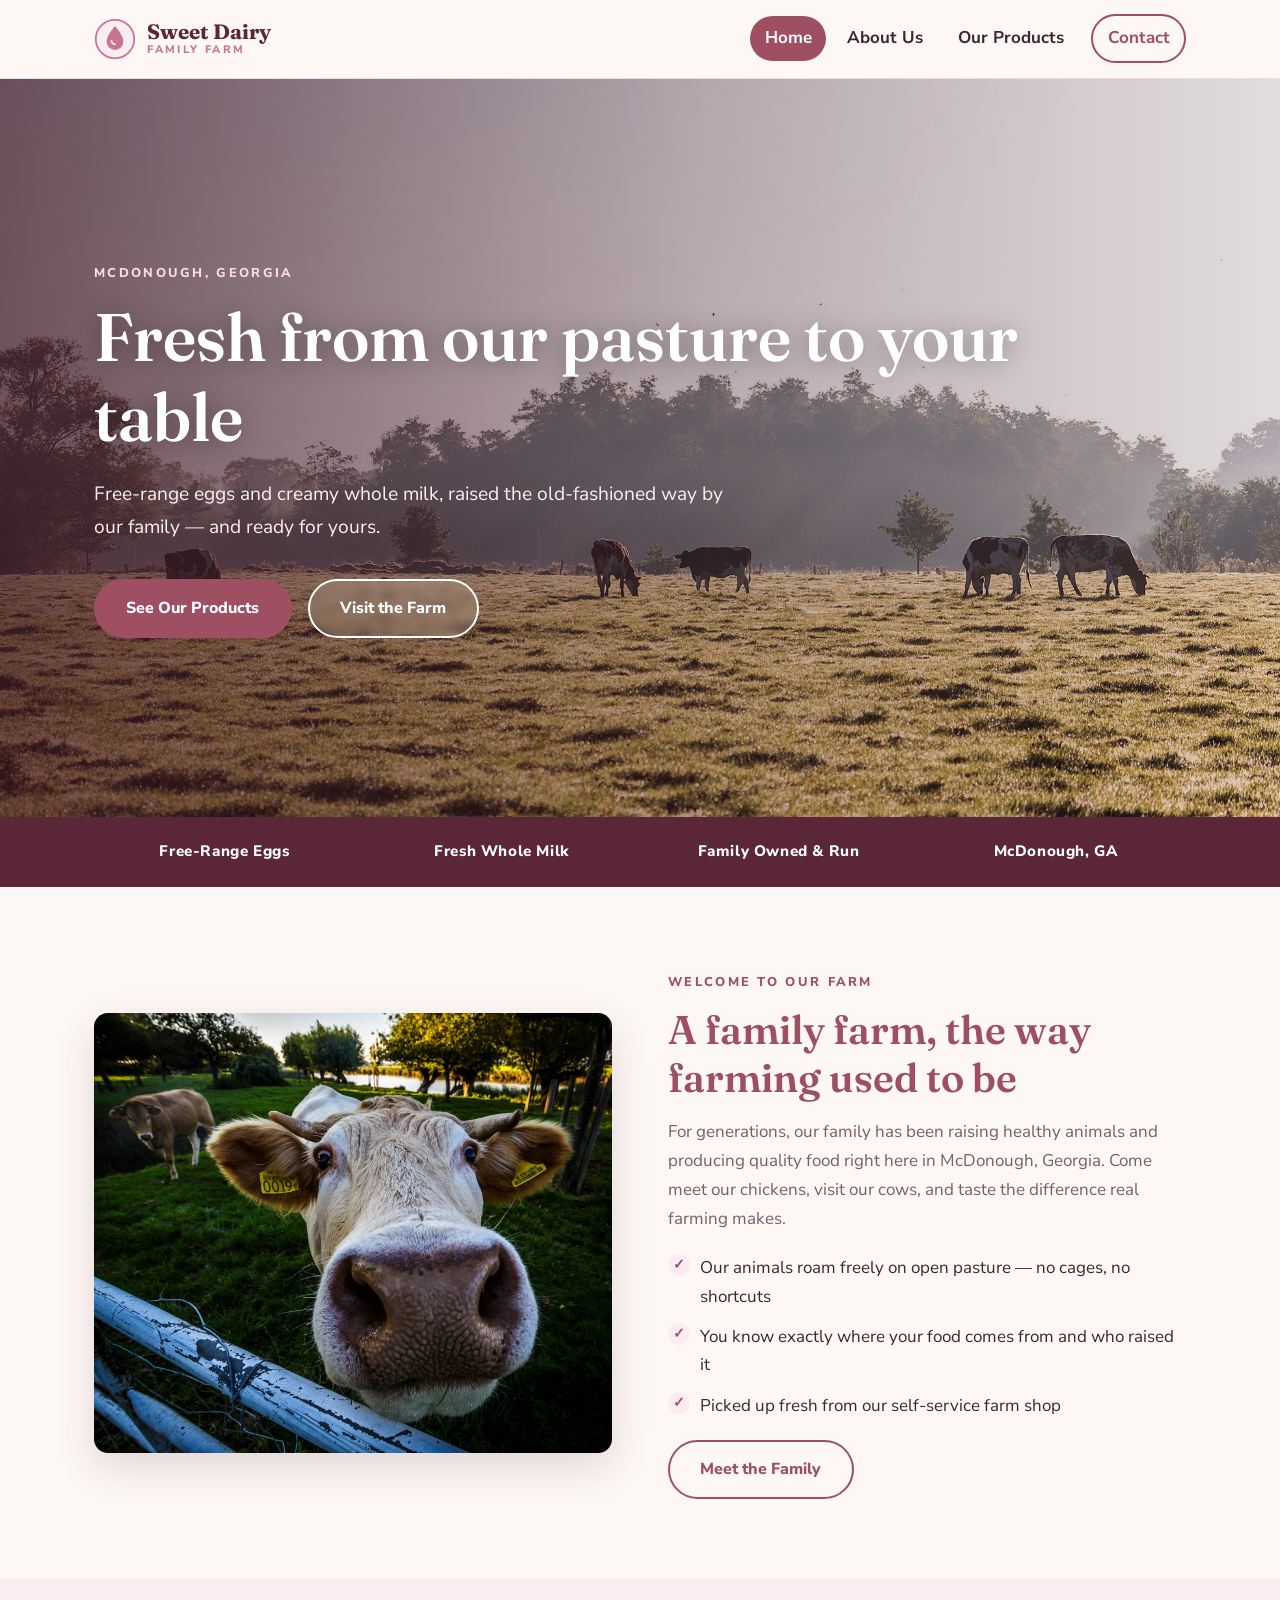
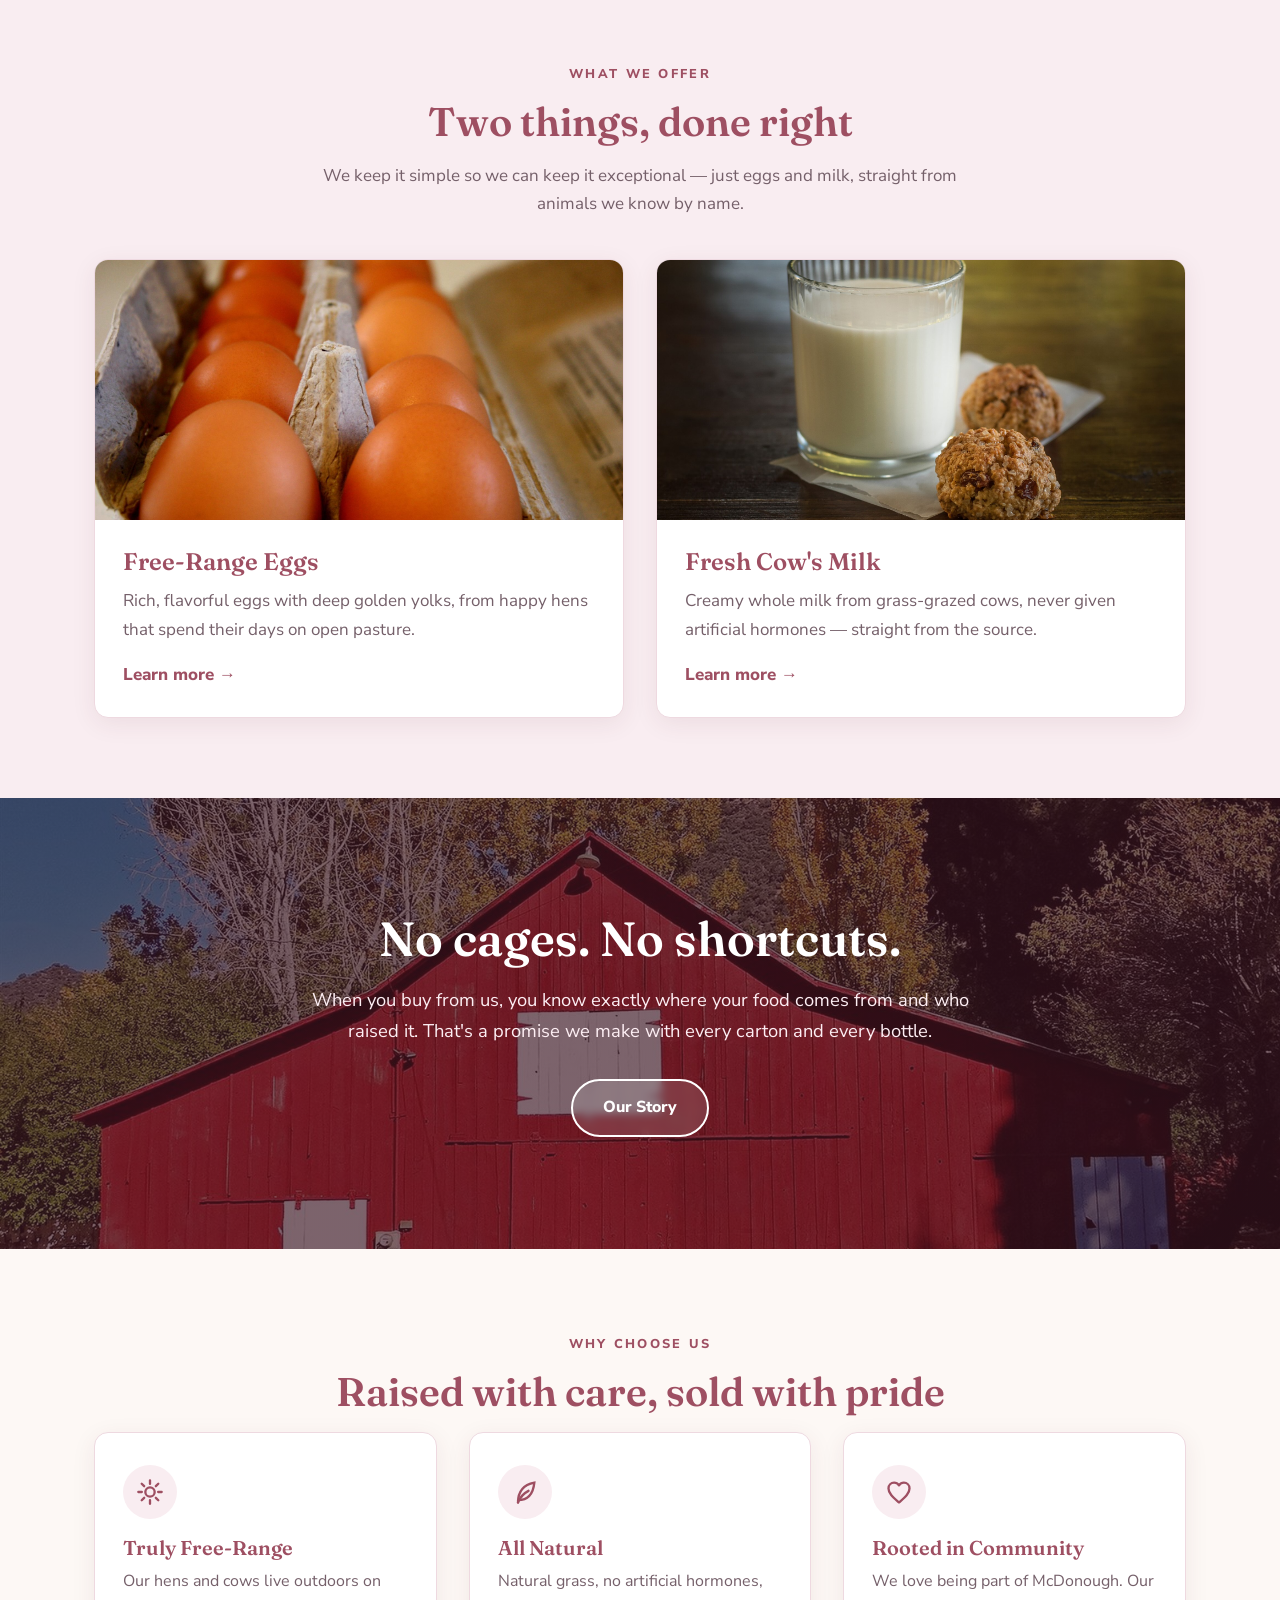
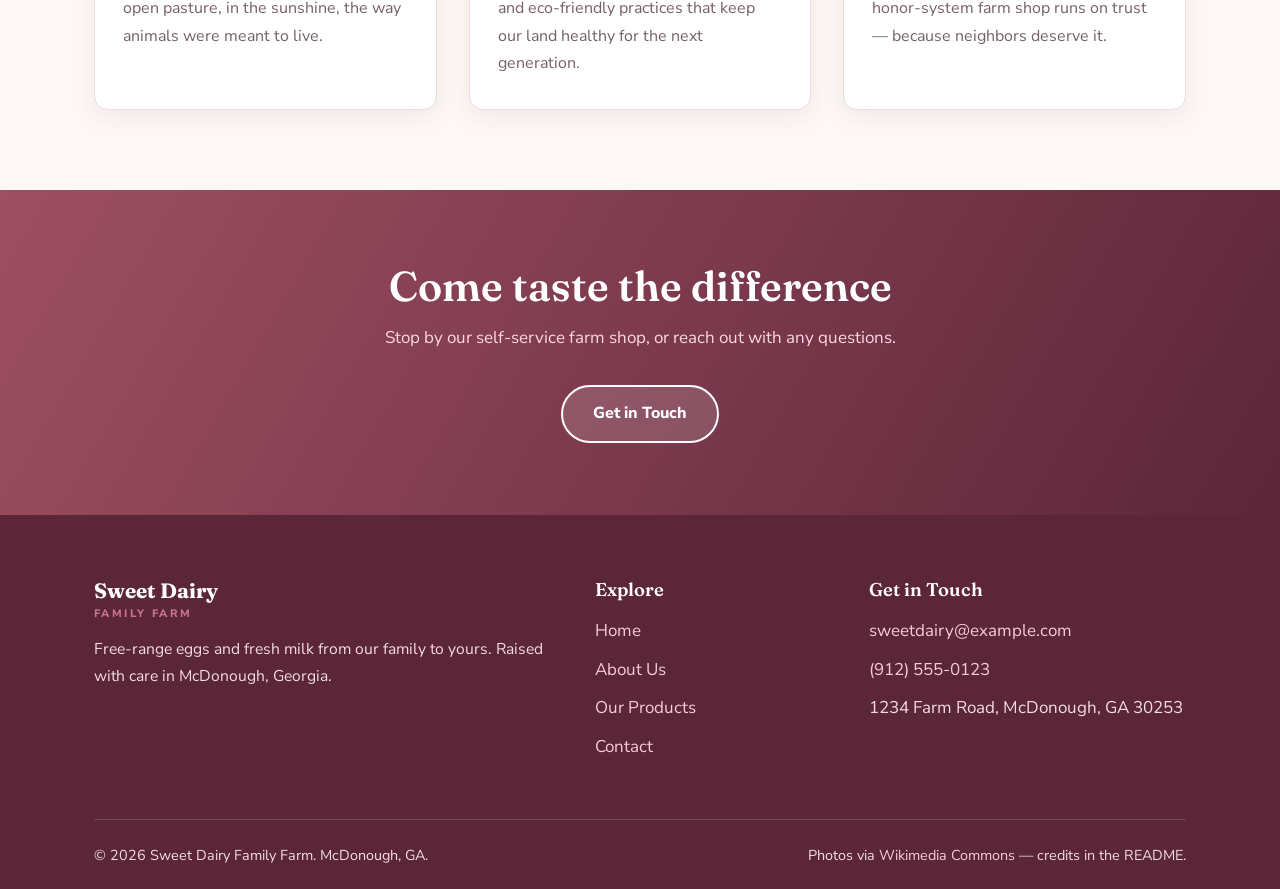
<file: index.html>
<!DOCTYPE html>
<html lang="en">

<head>
  <meta charset="UTF-8">
  <meta name="viewport" content="width=device-width, initial-scale=1.0">
  <meta name="description" content="Family-owned farm in McDonough, GA offering free-range eggs and fresh cow's milk.">

  <!-- Open Graph tags: control how the site looks when shared on social media.
       NOTE: og:image must become a full absolute URL (https://yourdomain.com/images/hero.jpg)
       once the site is deployed — social media scrapers ignore relative paths. -->
  <meta property="og:title" content="Sweet Dairy Family Farm">
  <meta property="og:description" content="Free-range eggs and fresh milk from our family to yours. McDonough, GA.">
  <meta property="og:image" content="images/hero.jpg">

  <!-- Web fonts: Fraunces for headings, Nunito Sans for body text -->
  <link rel="preconnect" href="https://fonts.googleapis.com">
  <link rel="preconnect" href="https://fonts.gstatic.com" crossorigin>
  <link href="https://fonts.googleapis.com/css2?family=Fraunces:opsz,wght@9..144,500;9..144,600;9..144,700&family=Nunito+Sans:wght@400;700;800&display=swap" rel="stylesheet">

  <link rel="stylesheet" href="styles.css">
  <title>Sweet Dairy Family Farm — Fresh Eggs & Milk in McDonough, GA</title>
</head>

<body>
  <!-- Lets keyboard users jump straight past the navigation -->
  <a class="skip-link" href="#main">Skip to main content</a>

  <header class="site-header">
    <div class="header-inner">
      <a class="brand" href="index.html">
        <!-- Inline SVG logo: a milk-drop in brand colors -->
        <svg class="brand-mark" viewBox="0 0 48 48" aria-hidden="true">
          <circle cx="24" cy="24" r="22" fill="#f9edf1" stroke="#c87490" stroke-width="2"/>
          <path d="M24 9c5.5 6.8 9.5 12 9.5 18a9.5 9.5 0 0 1-19 0c0-6 4-11.2 9.5-18z" fill="#c87490"/>
          <path d="M20 26a4 4 0 0 0 4 4" fill="none" stroke="#fdf8f5" stroke-width="2" stroke-linecap="round"/>
        </svg>
        <span class="brand-name">Sweet Dairy<small>Family Farm</small></span>
      </a>

      <!-- Hamburger button, only visible on phones (see CSS) -->
      <button class="nav-toggle" aria-expanded="false" aria-controls="site-nav" aria-label="Toggle menu">&#9776;</button>

      <nav class="site-nav" id="site-nav" aria-label="Main navigation">
        <ul>
          <li><a href="index.html" aria-current="page">Home</a></li>
          <li><a href="about.html">About Us</a></li>
          <li><a href="products.html">Our Products</a></li>
          <li class="nav-cta"><a href="contact.html">Contact</a></li>
        </ul>
      </nav>
    </div>
  </header>

  <main id="main">

    <!-- ============ HERO ============ -->
    <section class="hero">
      <div class="hero-content">
        <span class="eyebrow">McDonough, Georgia</span>
        <h1>Fresh from our pasture to your table</h1>
        <p>
          Free-range eggs and creamy whole milk, raised the old-fashioned way
          by our family — and ready for yours.
        </p>
        <div class="hero-actions">
          <a class="btn btn-primary" href="products.html">See Our Products</a>
          <a class="btn btn-light" href="contact.html">Visit the Farm</a>
        </div>
      </div>
    </section>

    <!-- ============ HIGHLIGHTS STRIP ============ -->
    <section class="highlights" aria-label="Farm highlights">
      <div class="container">
        <span>Free-Range Eggs</span>
        <span>Fresh Whole Milk</span>
        <span>Family Owned &amp; Run</span>
        <span>McDonough, GA</span>
      </div>
    </section>

    <!-- ============ WELCOME ============ -->
    <section class="section">
      <div class="container split reveal">
        <!-- loading="lazy" delays download until the image is nearly on screen -->
        <img src="images/cow.jpg" alt="A curious cow leaning over the farm gate" loading="lazy">
        <div>
          <span class="eyebrow">Welcome to Our Farm</span>
          <h2 class="section-title">A family farm, the way farming used to be</h2>
          <p class="section-intro">
            For generations, our family has been raising healthy animals and
            producing quality food right here in McDonough, Georgia. Come meet
            our chickens, visit our cows, and taste the difference real farming makes.
          </p>
          <ul class="checklist">
            <li>Our animals roam freely on open pasture — no cages, no shortcuts</li>
            <li>You know exactly where your food comes from and who raised it</li>
            <li>Picked up fresh from our self-service farm shop</li>
          </ul>
          <a class="btn btn-ghost" href="about.html">Meet the Family</a>
        </div>
      </div>
    </section>

    <!-- ============ WHAT WE OFFER ============ -->
    <section class="section section-tint">
      <div class="container">
        <div class="center reveal">
          <span class="eyebrow">What We Offer</span>
          <h2 class="section-title">Two things, done right</h2>
          <p class="section-intro">
            We keep it simple so we can keep it exceptional — just eggs and milk,
            straight from animals we know by name.
          </p>
        </div>
        <div class="grid-2">
          <article class="card reveal">
            <img src="images/eggs.jpg" alt="A carton of fresh brown eggs" loading="lazy">
            <div class="card-body">
              <h3>Free-Range Eggs</h3>
              <p>
                Rich, flavorful eggs with deep golden yolks, from happy hens
                that spend their days on open pasture.
              </p>
              <a class="card-link" href="products.html">Learn more &rarr;</a>
            </div>
          </article>
          <article class="card reveal">
            <img src="images/milk.jpg" alt="A glass of fresh milk with oatmeal cookies" loading="lazy">
            <div class="card-body">
              <h3>Fresh Cow's Milk</h3>
              <p>
                Creamy whole milk from grass-grazed cows, never given
                artificial hormones — straight from the source.
              </p>
              <a class="card-link" href="products.html">Learn more &rarr;</a>
            </div>
          </article>
        </div>
      </div>
    </section>

    <!-- ============ PHOTO BAND ============ -->
    <section class="band">
      <div class="container reveal">
        <h2>No cages. No shortcuts.</h2>
        <p>
          When you buy from us, you know exactly where your food comes from
          and who raised it. That's a promise we make with every carton and every bottle.
        </p>
        <a class="btn btn-light" href="about.html">Our Story</a>
      </div>
    </section>

    <!-- ============ WHY CHOOSE US ============ -->
    <section class="section">
      <div class="container">
        <div class="center reveal">
          <span class="eyebrow">Why Choose Us</span>
          <h2 class="section-title">Raised with care, sold with pride</h2>
        </div>
        <div class="grid-3">
          <div class="feature reveal">
            <div class="feature-icon">
              <!-- Sun icon -->
              <svg viewBox="0 0 24 24" fill="none" stroke="currentColor" stroke-width="2" stroke-linecap="round" aria-hidden="true">
                <circle cx="12" cy="12" r="4"/>
                <path d="M12 2v3M12 19v3M2 12h3M19 12h3M4.9 4.9l2.1 2.1M17 17l2.1 2.1M19.1 4.9L17 7M7 17l-2.1 2.1"/>
              </svg>
            </div>
            <h3>Truly Free-Range</h3>
            <p>
              Our hens and cows live outdoors on open pasture, in the sunshine,
              the way animals were meant to live.
            </p>
          </div>
          <div class="feature reveal">
            <div class="feature-icon">
              <!-- Leaf icon -->
              <svg viewBox="0 0 24 24" fill="none" stroke="currentColor" stroke-width="2" stroke-linecap="round" aria-hidden="true">
                <path d="M6 21c0-9 4-15 14-17-1 10-6 15-14 15"/>
                <path d="M6 21c2-5 5-8 9-10"/>
              </svg>
            </div>
            <h3>All Natural</h3>
            <p>
              Natural grass, no artificial hormones, and eco-friendly practices
              that keep our land healthy for the next generation.
            </p>
          </div>
          <div class="feature reveal">
            <div class="feature-icon">
              <!-- Heart icon -->
              <svg viewBox="0 0 24 24" fill="none" stroke="currentColor" stroke-width="2" stroke-linecap="round" stroke-linejoin="round" aria-hidden="true">
                <path d="M12 21C7 16.5 3 13.2 3 8.9 3 6 5.2 4 7.8 4c1.7 0 3.2.8 4.2 2.2C13 4.8 14.5 4 16.2 4 18.8 4 21 6 21 8.9c0 4.3-4 7.6-9 12.1z"/>
              </svg>
            </div>
            <h3>Rooted in Community</h3>
            <p>
              We love being part of McDonough. Our honor-system farm shop runs
              on trust — because neighbors deserve it.
            </p>
          </div>
        </div>
      </div>
    </section>

    <!-- ============ CALL TO ACTION ============ -->
    <section class="cta-strip">
      <div class="container reveal">
        <h2>Come taste the difference</h2>
        <p>Stop by our self-service farm shop, or reach out with any questions.</p>
        <a class="btn btn-light" href="contact.html">Get in Touch</a>
      </div>
    </section>

  </main>

  <footer class="site-footer">
    <div class="container">
      <div class="footer-grid">
        <div class="footer-brand">
          <span class="brand-name">Sweet Dairy<small>Family Farm</small></span>
          <p>
            Free-range eggs and fresh milk from our family to yours.
            Raised with care in McDonough, Georgia.
          </p>
        </div>
        <div>
          <h3>Explore</h3>
          <ul>
            <li><a href="index.html">Home</a></li>
            <li><a href="about.html">About Us</a></li>
            <li><a href="products.html">Our Products</a></li>
            <li><a href="contact.html">Contact</a></li>
          </ul>
        </div>
        <div>
          <h3>Get in Touch</h3>
          <ul>
            <li><a href="mailto:sweetdairy@example.com">sweetdairy@example.com</a></li>
            <li><a href="tel:+19125550123">(912) 555-0123</a></li>
            <li>1234 Farm Road, McDonough, GA 30253</li>
          </ul>
        </div>
      </div>
      <div class="footer-bottom">
        <p>&copy; 2026 Sweet Dairy Family Farm. McDonough, GA.</p>
        <p>Photos via <a href="https://commons.wikimedia.org/">Wikimedia Commons</a> &mdash; credits in the README.</p>
      </div>
    </div>
  </footer>

  <script src="script.js"></script>
</body>

</html>
</file>
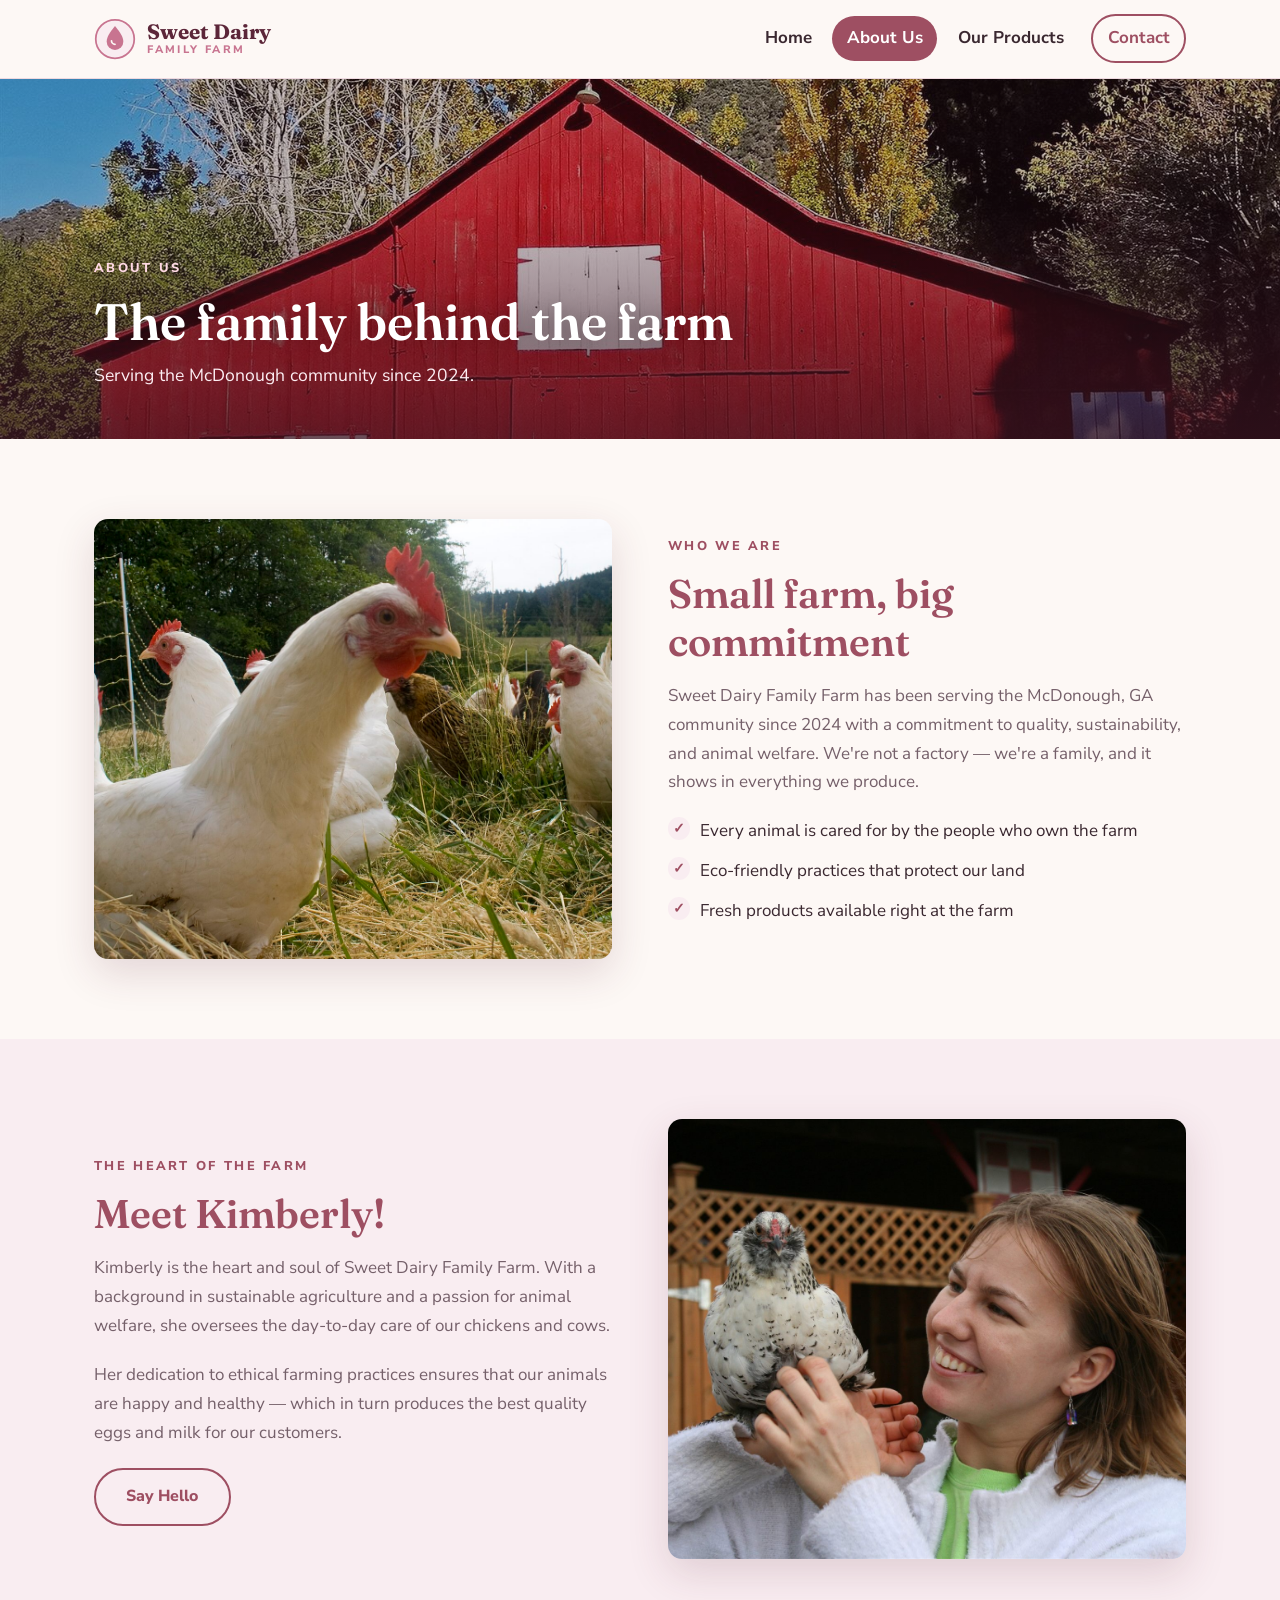
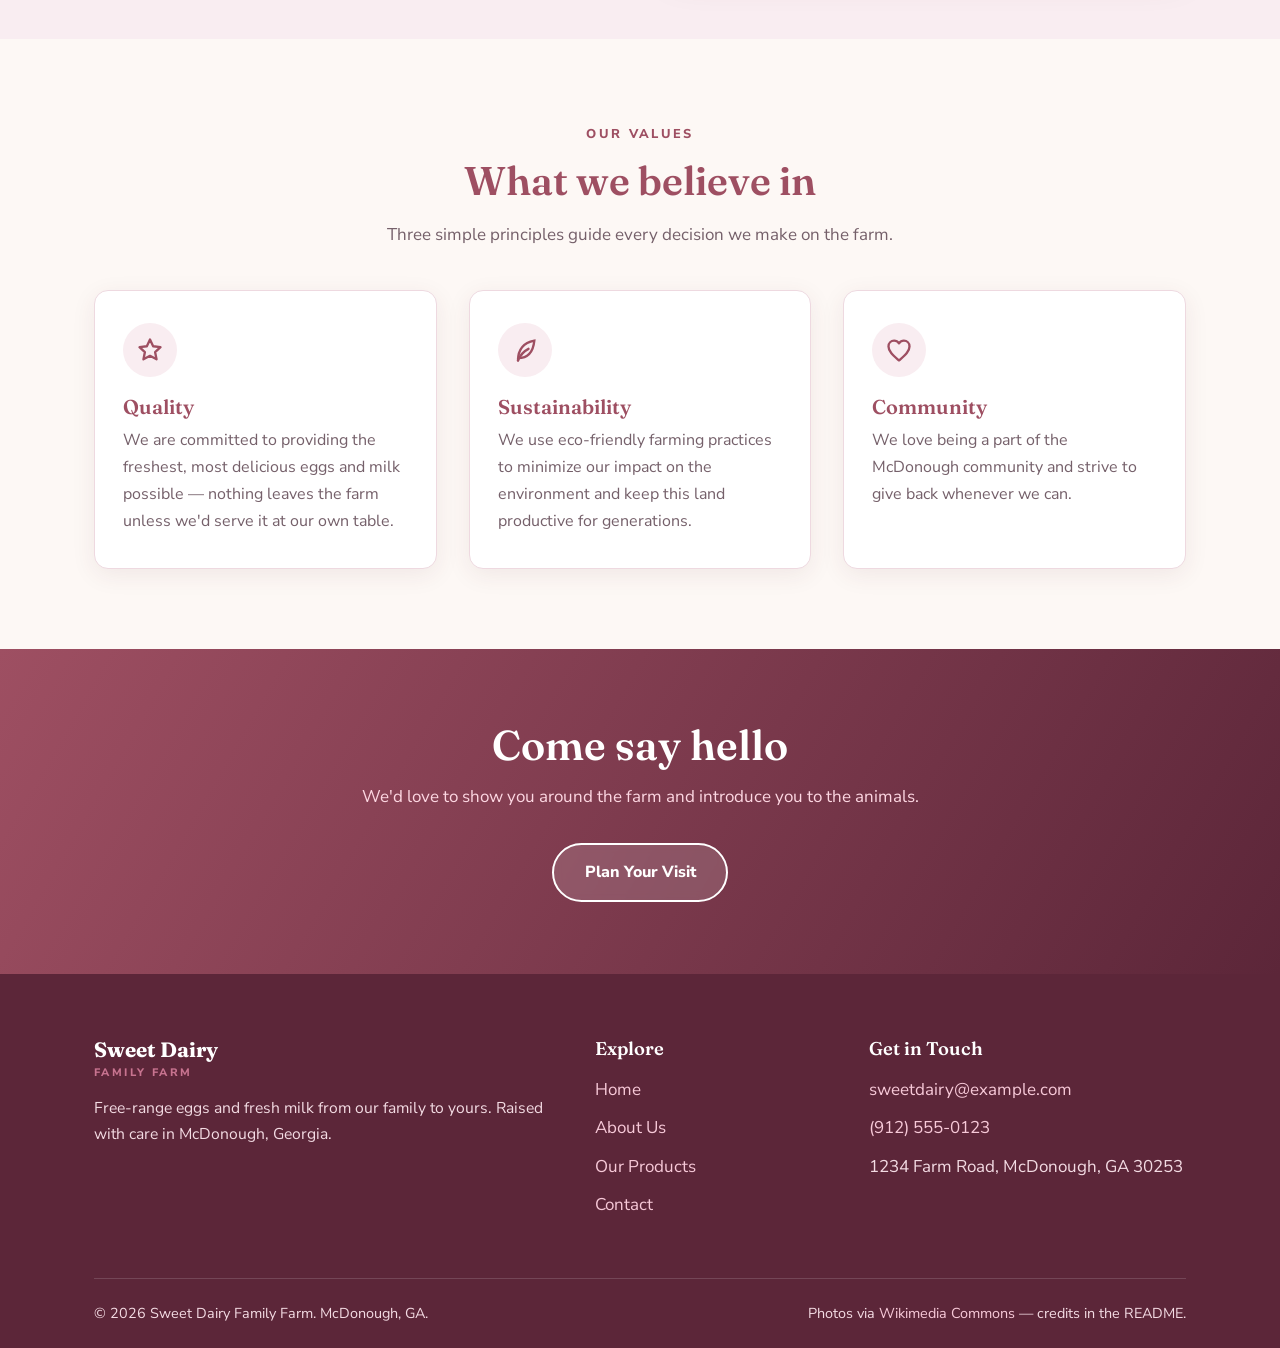
<file: about.html>
<!DOCTYPE html>
<html lang="en">

<head>
  <meta charset="UTF-8">
  <meta name="viewport" content="width=device-width, initial-scale=1.0">
  <meta name="description" content="Meet the family behind Sweet Dairy Family Farm in McDonough, GA — our story, our values, and the people who care for our animals.">

  <link rel="preconnect" href="https://fonts.googleapis.com">
  <link rel="preconnect" href="https://fonts.gstatic.com" crossorigin>
  <link href="https://fonts.googleapis.com/css2?family=Fraunces:opsz,wght@9..144,500;9..144,600;9..144,700&family=Nunito+Sans:wght@400;700;800&display=swap" rel="stylesheet">

  <link rel="stylesheet" href="styles.css">
  <title>About Us — Sweet Dairy Family Farm</title>
</head>

<body>
  <a class="skip-link" href="#main">Skip to main content</a>

  <header class="site-header">
    <div class="header-inner">
      <a class="brand" href="index.html">
        <svg class="brand-mark" viewBox="0 0 48 48" aria-hidden="true">
          <circle cx="24" cy="24" r="22" fill="#f9edf1" stroke="#c87490" stroke-width="2"/>
          <path d="M24 9c5.5 6.8 9.5 12 9.5 18a9.5 9.5 0 0 1-19 0c0-6 4-11.2 9.5-18z" fill="#c87490"/>
          <path d="M20 26a4 4 0 0 0 4 4" fill="none" stroke="#fdf8f5" stroke-width="2" stroke-linecap="round"/>
        </svg>
        <span class="brand-name">Sweet Dairy<small>Family Farm</small></span>
      </a>

      <button class="nav-toggle" aria-expanded="false" aria-controls="site-nav" aria-label="Toggle menu">&#9776;</button>

      <nav class="site-nav" id="site-nav" aria-label="Main navigation">
        <ul>
          <li><a href="index.html">Home</a></li>
          <li><a href="about.html" aria-current="page">About Us</a></li>
          <li><a href="products.html">Our Products</a></li>
          <li class="nav-cta"><a href="contact.html">Contact</a></li>
        </ul>
      </nav>
    </div>
  </header>

  <main id="main">

    <!-- ============ PAGE BANNER ============ -->
    <section class="page-hero hero-about">
      <div class="hero-content">
        <span class="eyebrow">About Us</span>
        <h1>The family behind the farm</h1>
        <p>Serving the McDonough community since 2024.</p>
      </div>
    </section>

    <!-- ============ WHO WE ARE ============ -->
    <section class="section">
      <div class="container split reveal">
        <img src="images/hens.jpg" alt="A flock of free-range hens foraging on the grass" loading="lazy">
        <div>
          <span class="eyebrow">Who We Are</span>
          <h2 class="section-title">Small farm, big commitment</h2>
          <p class="section-intro">
            Sweet Dairy Family Farm has been serving the McDonough, GA community
            since 2024 with a commitment to quality, sustainability, and animal
            welfare. We're not a factory — we're a family, and it shows in
            everything we produce.
          </p>
          <ul class="checklist">
            <li>Every animal is cared for by the people who own the farm</li>
            <li>Eco-friendly practices that protect our land</li>
            <li>Fresh products available right at the farm</li>
          </ul>
        </div>
      </div>
    </section>

    <!-- ============ MEET KIMBERLY ============ -->
    <section class="section section-tint">
      <div class="container split flip reveal">
        <img src="images/farmer.jpg" alt="A smiling farmer holding a speckled hen on her shoulder" loading="lazy">
        <div>
          <span class="eyebrow">The Heart of the Farm</span>
          <h2 class="section-title">Meet Kimberly!</h2>
          <p class="section-intro">
            Kimberly is the heart and soul of Sweet Dairy Family Farm. With a
            background in sustainable agriculture and a passion for animal
            welfare, she oversees the day-to-day care of our chickens and cows.
          </p>
          <p class="section-intro">
            Her dedication to ethical farming practices ensures that our animals
            are happy and healthy — which in turn produces the best quality eggs
            and milk for our customers.
          </p>
          <a class="btn btn-ghost" href="contact.html">Say Hello</a>
        </div>
      </div>
    </section>

    <!-- ============ OUR VALUES ============ -->
    <section class="section">
      <div class="container">
        <div class="center reveal">
          <span class="eyebrow">Our Values</span>
          <h2 class="section-title">What we believe in</h2>
          <p class="section-intro">
            Three simple principles guide every decision we make on the farm.
          </p>
        </div>
        <div class="grid-3">
          <div class="feature reveal">
            <div class="feature-icon">
              <!-- Star icon -->
              <svg viewBox="0 0 24 24" fill="none" stroke="currentColor" stroke-width="2" stroke-linejoin="round" aria-hidden="true">
                <path d="M12 3l2.7 5.8 6.3.8-4.6 4.3 1.2 6.1L12 17l-5.6 3 1.2-6.1L3 9.6l6.3-.8z"/>
              </svg>
            </div>
            <h3>Quality</h3>
            <p>
              We are committed to providing the freshest, most delicious eggs
              and milk possible — nothing leaves the farm unless we'd serve it
              at our own table.
            </p>
          </div>
          <div class="feature reveal">
            <div class="feature-icon">
              <!-- Leaf icon -->
              <svg viewBox="0 0 24 24" fill="none" stroke="currentColor" stroke-width="2" stroke-linecap="round" aria-hidden="true">
                <path d="M6 21c0-9 4-15 14-17-1 10-6 15-14 15"/>
                <path d="M6 21c2-5 5-8 9-10"/>
              </svg>
            </div>
            <h3>Sustainability</h3>
            <p>
              We use eco-friendly farming practices to minimize our impact on
              the environment and keep this land productive for generations.
            </p>
          </div>
          <div class="feature reveal">
            <div class="feature-icon">
              <!-- Heart icon -->
              <svg viewBox="0 0 24 24" fill="none" stroke="currentColor" stroke-width="2" stroke-linecap="round" stroke-linejoin="round" aria-hidden="true">
                <path d="M12 21C7 16.5 3 13.2 3 8.9 3 6 5.2 4 7.8 4c1.7 0 3.2.8 4.2 2.2C13 4.8 14.5 4 16.2 4 18.8 4 21 6 21 8.9c0 4.3-4 7.6-9 12.1z"/>
              </svg>
            </div>
            <h3>Community</h3>
            <p>
              We love being a part of the McDonough community and strive to
              give back whenever we can.
            </p>
          </div>
        </div>
      </div>
    </section>

    <!-- ============ CALL TO ACTION ============ -->
    <section class="cta-strip">
      <div class="container reveal">
        <h2>Come say hello</h2>
        <p>We'd love to show you around the farm and introduce you to the animals.</p>
        <a class="btn btn-light" href="contact.html">Plan Your Visit</a>
      </div>
    </section>

  </main>

  <footer class="site-footer">
    <div class="container">
      <div class="footer-grid">
        <div class="footer-brand">
          <span class="brand-name">Sweet Dairy<small>Family Farm</small></span>
          <p>
            Free-range eggs and fresh milk from our family to yours.
            Raised with care in McDonough, Georgia.
          </p>
        </div>
        <div>
          <h3>Explore</h3>
          <ul>
            <li><a href="index.html">Home</a></li>
            <li><a href="about.html">About Us</a></li>
            <li><a href="products.html">Our Products</a></li>
            <li><a href="contact.html">Contact</a></li>
          </ul>
        </div>
        <div>
          <h3>Get in Touch</h3>
          <ul>
            <li><a href="mailto:sweetdairy@example.com">sweetdairy@example.com</a></li>
            <li><a href="tel:+19125550123">(912) 555-0123</a></li>
            <li>1234 Farm Road, McDonough, GA 30253</li>
          </ul>
        </div>
      </div>
      <div class="footer-bottom">
        <p>&copy; 2026 Sweet Dairy Family Farm. McDonough, GA.</p>
        <p>Photos via <a href="https://commons.wikimedia.org/">Wikimedia Commons</a> &mdash; credits in the README.</p>
      </div>
    </div>
  </footer>

  <script src="script.js"></script>
</body>

</html>
</file>
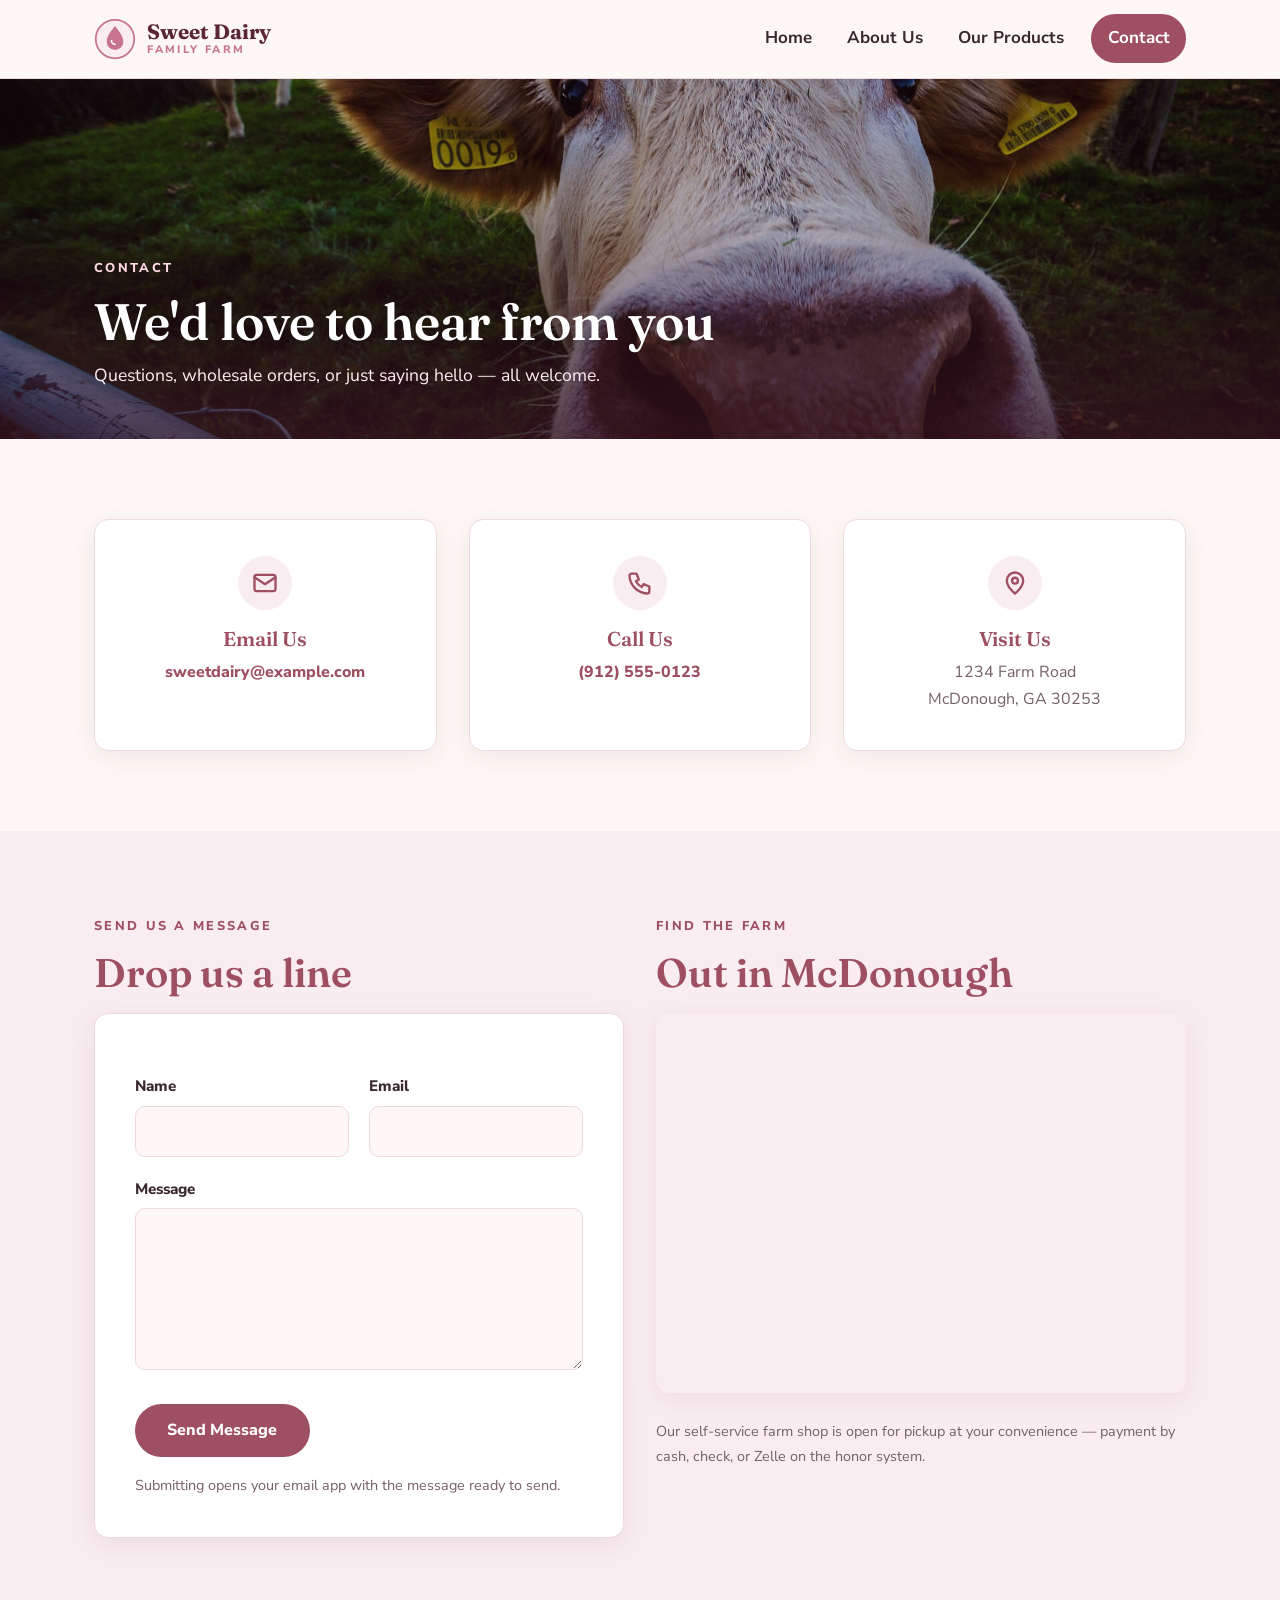
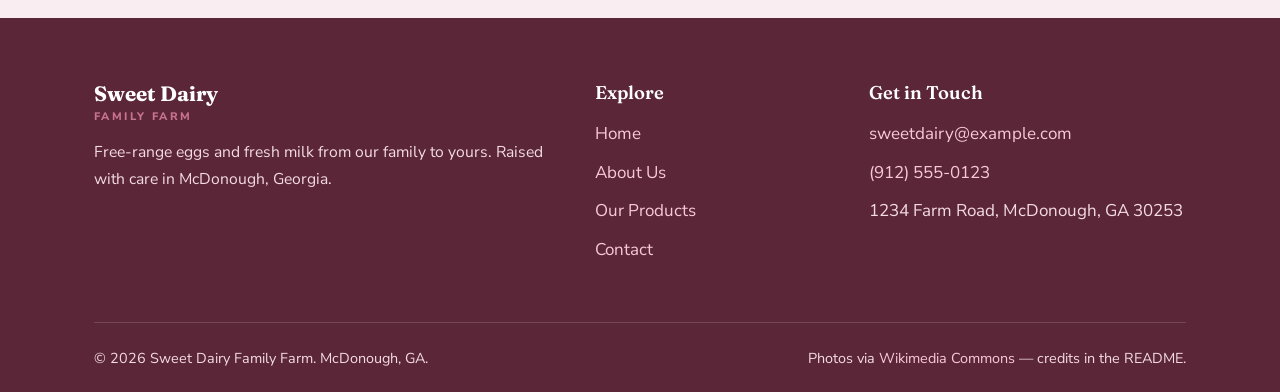
<file: contact.html>
<!DOCTYPE html>
<html lang="en">

<head>
  <meta charset="UTF-8">
  <meta name="viewport" content="width=device-width, initial-scale=1.0">
  <meta name="description" content="Contact Sweet Dairy Family Farm in McDonough, GA — visit the farm shop, ask about wholesale, or just say hello.">

  <link rel="preconnect" href="https://fonts.googleapis.com">
  <link rel="preconnect" href="https://fonts.gstatic.com" crossorigin>
  <link href="https://fonts.googleapis.com/css2?family=Fraunces:opsz,wght@9..144,500;9..144,600;9..144,700&family=Nunito+Sans:wght@400;700;800&display=swap" rel="stylesheet">

  <link rel="stylesheet" href="styles.css">
  <title>Contact Us — Sweet Dairy Family Farm</title>
</head>

<body>
  <a class="skip-link" href="#main">Skip to main content</a>

  <header class="site-header">
    <div class="header-inner">
      <a class="brand" href="index.html">
        <svg class="brand-mark" viewBox="0 0 48 48" aria-hidden="true">
          <circle cx="24" cy="24" r="22" fill="#f9edf1" stroke="#c87490" stroke-width="2"/>
          <path d="M24 9c5.5 6.8 9.5 12 9.5 18a9.5 9.5 0 0 1-19 0c0-6 4-11.2 9.5-18z" fill="#c87490"/>
          <path d="M20 26a4 4 0 0 0 4 4" fill="none" stroke="#fdf8f5" stroke-width="2" stroke-linecap="round"/>
        </svg>
        <span class="brand-name">Sweet Dairy<small>Family Farm</small></span>
      </a>

      <button class="nav-toggle" aria-expanded="false" aria-controls="site-nav" aria-label="Toggle menu">&#9776;</button>

      <nav class="site-nav" id="site-nav" aria-label="Main navigation">
        <ul>
          <li><a href="index.html">Home</a></li>
          <li><a href="about.html">About Us</a></li>
          <li><a href="products.html">Our Products</a></li>
          <li class="nav-cta"><a href="contact.html" aria-current="page">Contact</a></li>
        </ul>
      </nav>
    </div>
  </header>

  <main id="main">

    <!-- ============ PAGE BANNER ============ -->
    <section class="page-hero hero-contact">
      <div class="hero-content">
        <span class="eyebrow">Contact</span>
        <h1>We'd love to hear from you</h1>
        <p>Questions, wholesale orders, or just saying hello — all welcome.</p>
      </div>
    </section>

    <!-- ============ CONTACT CARDS ============ -->
    <section class="section">
      <div class="container">
        <div class="grid-3">
          <div class="feature contact-card reveal">
            <div class="feature-icon">
              <!-- Envelope icon -->
              <svg viewBox="0 0 24 24" fill="none" stroke="currentColor" stroke-width="2" stroke-linecap="round" stroke-linejoin="round" aria-hidden="true">
                <rect x="3" y="5" width="18" height="14" rx="2"/>
                <path d="M3 7l9 6 9-6"/>
              </svg>
            </div>
            <h2>Email Us</h2>
            <p><a href="mailto:sweetdairy@example.com">sweetdairy@example.com</a></p>
          </div>
          <div class="feature contact-card reveal">
            <div class="feature-icon">
              <!-- Phone icon -->
              <svg viewBox="0 0 24 24" fill="none" stroke="currentColor" stroke-width="2" stroke-linecap="round" stroke-linejoin="round" aria-hidden="true">
                <path d="M5 4h4l2 5-2.5 1.5a12 12 0 0 0 5 5L15 13l5 2v4a2 2 0 0 1-2 2A16 16 0 0 1 3 6a2 2 0 0 1 2-2z"/>
              </svg>
            </div>
            <h2>Call Us</h2>
            <p><a href="tel:+19125550123">(912) 555-0123</a></p>
          </div>
          <div class="feature contact-card reveal">
            <div class="feature-icon">
              <!-- Map pin icon -->
              <svg viewBox="0 0 24 24" fill="none" stroke="currentColor" stroke-width="2" stroke-linecap="round" stroke-linejoin="round" aria-hidden="true">
                <path d="M12 21s-7-5.5-7-11a7 7 0 0 1 14 0c0 5.5-7 11-7 11z"/>
                <circle cx="12" cy="10" r="2.5"/>
              </svg>
            </div>
            <h2>Visit Us</h2>
            <p>1234 Farm Road<br>McDonough, GA 30253</p>
          </div>
        </div>
      </div>
    </section>

    <!-- ============ MESSAGE FORM + MAP ============ -->
    <section class="section section-tint">
      <div class="container">
        <div class="grid-2">
          <div class="reveal">
            <span class="eyebrow">Send Us a Message</span>
            <h2 class="section-title">Drop us a line</h2>
            <div class="form-card">
              <form id="contact-form">
                <div class="form-row">
                  <div>
                    <label for="name">Name</label>
                    <input type="text" id="name" name="name" autocomplete="name" required>
                  </div>
                  <div>
                    <label for="email">Email</label>
                    <input type="email" id="email" name="email" autocomplete="email" required>
                  </div>
                </div>

                <label for="message">Message</label>
                <textarea id="message" name="message" rows="6" required></textarea>

                <p style="margin-top: 1.5rem;">
                  <button class="btn btn-primary" type="submit">Send Message</button>
                </p>
                <p class="form-note">
                  Submitting opens your email app with the message ready to send.
                </p>
              </form>
            </div>
          </div>
          <div class="reveal">
            <span class="eyebrow">Find the Farm</span>
            <h2 class="section-title">Out in McDonough</h2>
            <!-- Embedded Google Map centered on McDonough, GA -->
            <iframe class="map-frame"
              src="https://www.google.com/maps?q=McDonough,+GA&output=embed"
              title="Map of McDonough, Georgia"
              loading="lazy"
              referrerpolicy="no-referrer-when-downgrade"
              allowfullscreen></iframe>
            <p class="form-note">
              Our self-service farm shop is open for pickup at your convenience —
              payment by cash, check, or Zelle on the honor system.
            </p>
          </div>
        </div>
      </div>
    </section>

  </main>

  <footer class="site-footer">
    <div class="container">
      <div class="footer-grid">
        <div class="footer-brand">
          <span class="brand-name">Sweet Dairy<small>Family Farm</small></span>
          <p>
            Free-range eggs and fresh milk from our family to yours.
            Raised with care in McDonough, Georgia.
          </p>
        </div>
        <div>
          <h3>Explore</h3>
          <ul>
            <li><a href="index.html">Home</a></li>
            <li><a href="about.html">About Us</a></li>
            <li><a href="products.html">Our Products</a></li>
            <li><a href="contact.html">Contact</a></li>
          </ul>
        </div>
        <div>
          <h3>Get in Touch</h3>
          <ul>
            <li><a href="mailto:sweetdairy@example.com">sweetdairy@example.com</a></li>
            <li><a href="tel:+19125550123">(912) 555-0123</a></li>
            <li>1234 Farm Road, McDonough, GA 30253</li>
          </ul>
        </div>
      </div>
      <div class="footer-bottom">
        <p>&copy; 2026 Sweet Dairy Family Farm. McDonough, GA.</p>
        <p>Photos via <a href="https://commons.wikimedia.org/">Wikimedia Commons</a> &mdash; credits in the README.</p>
      </div>
    </div>
  </footer>

  <script src="script.js"></script>
</body>

</html>
</file>
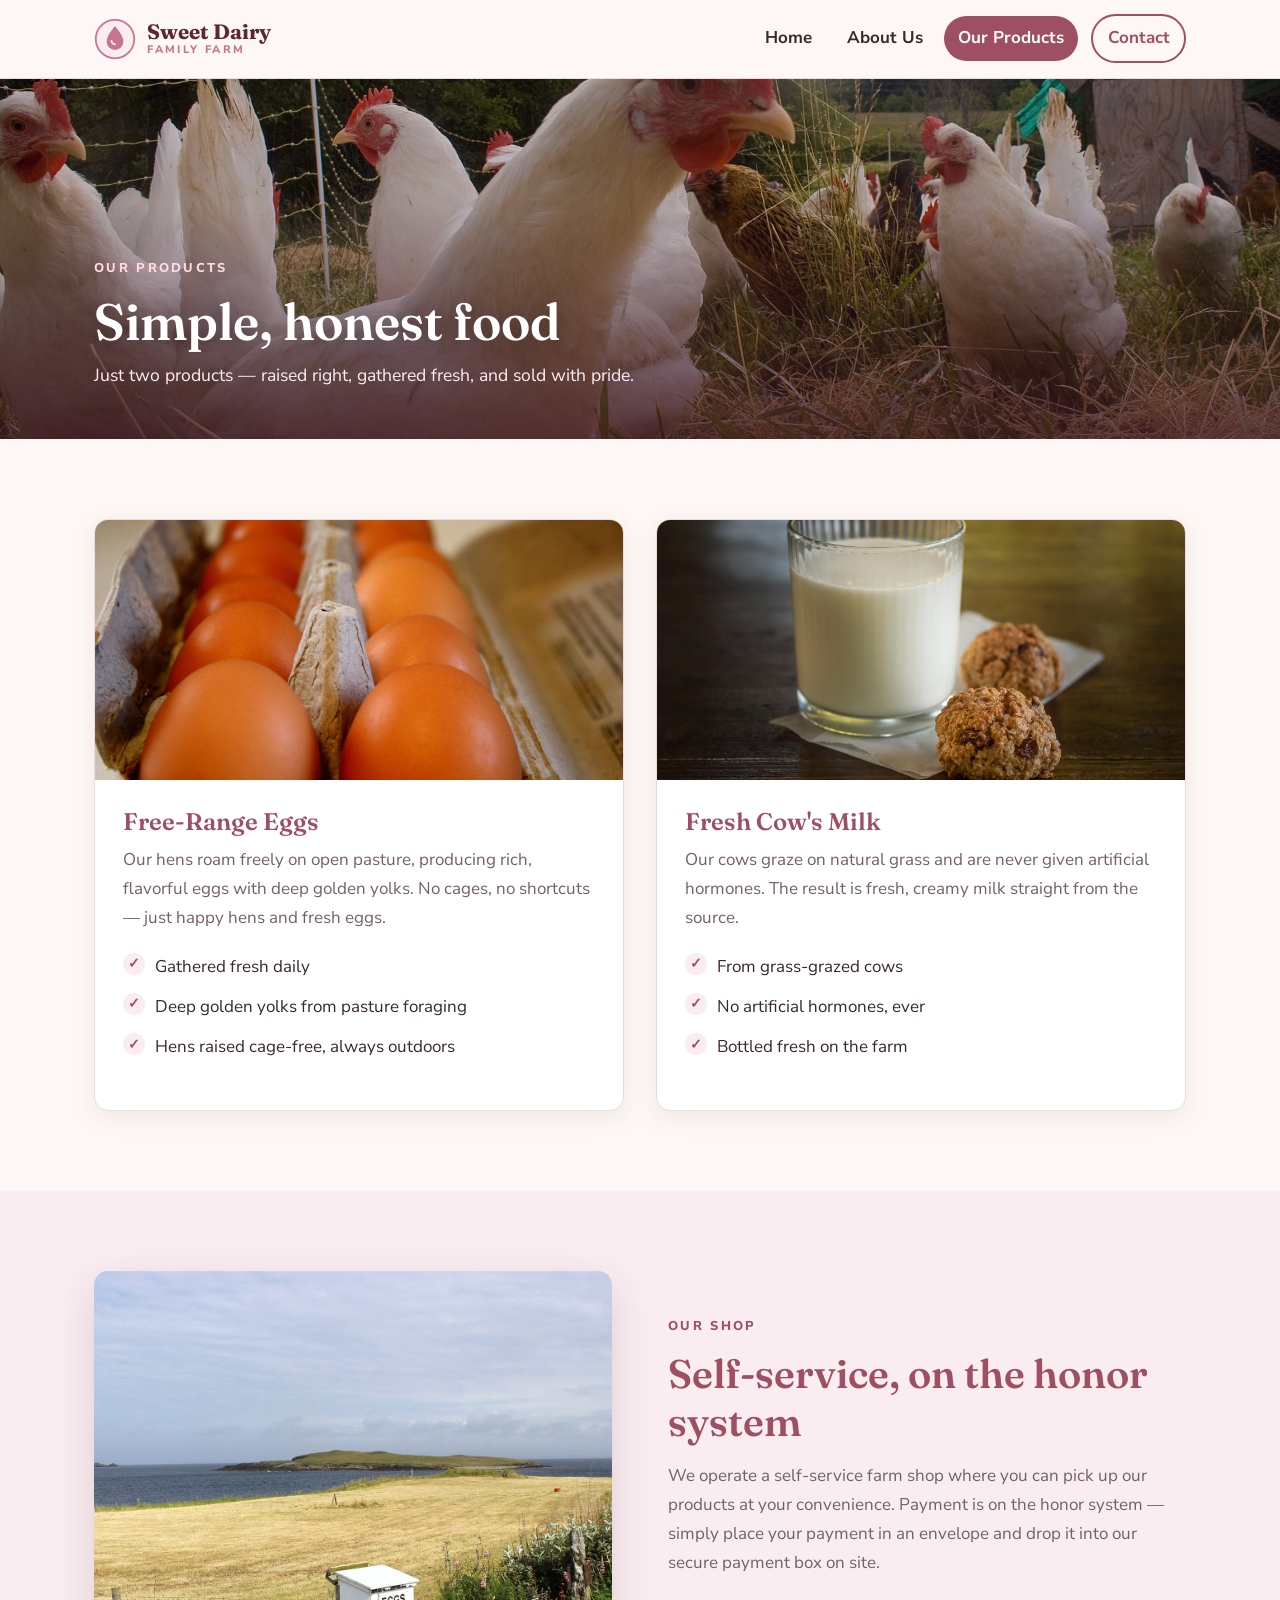
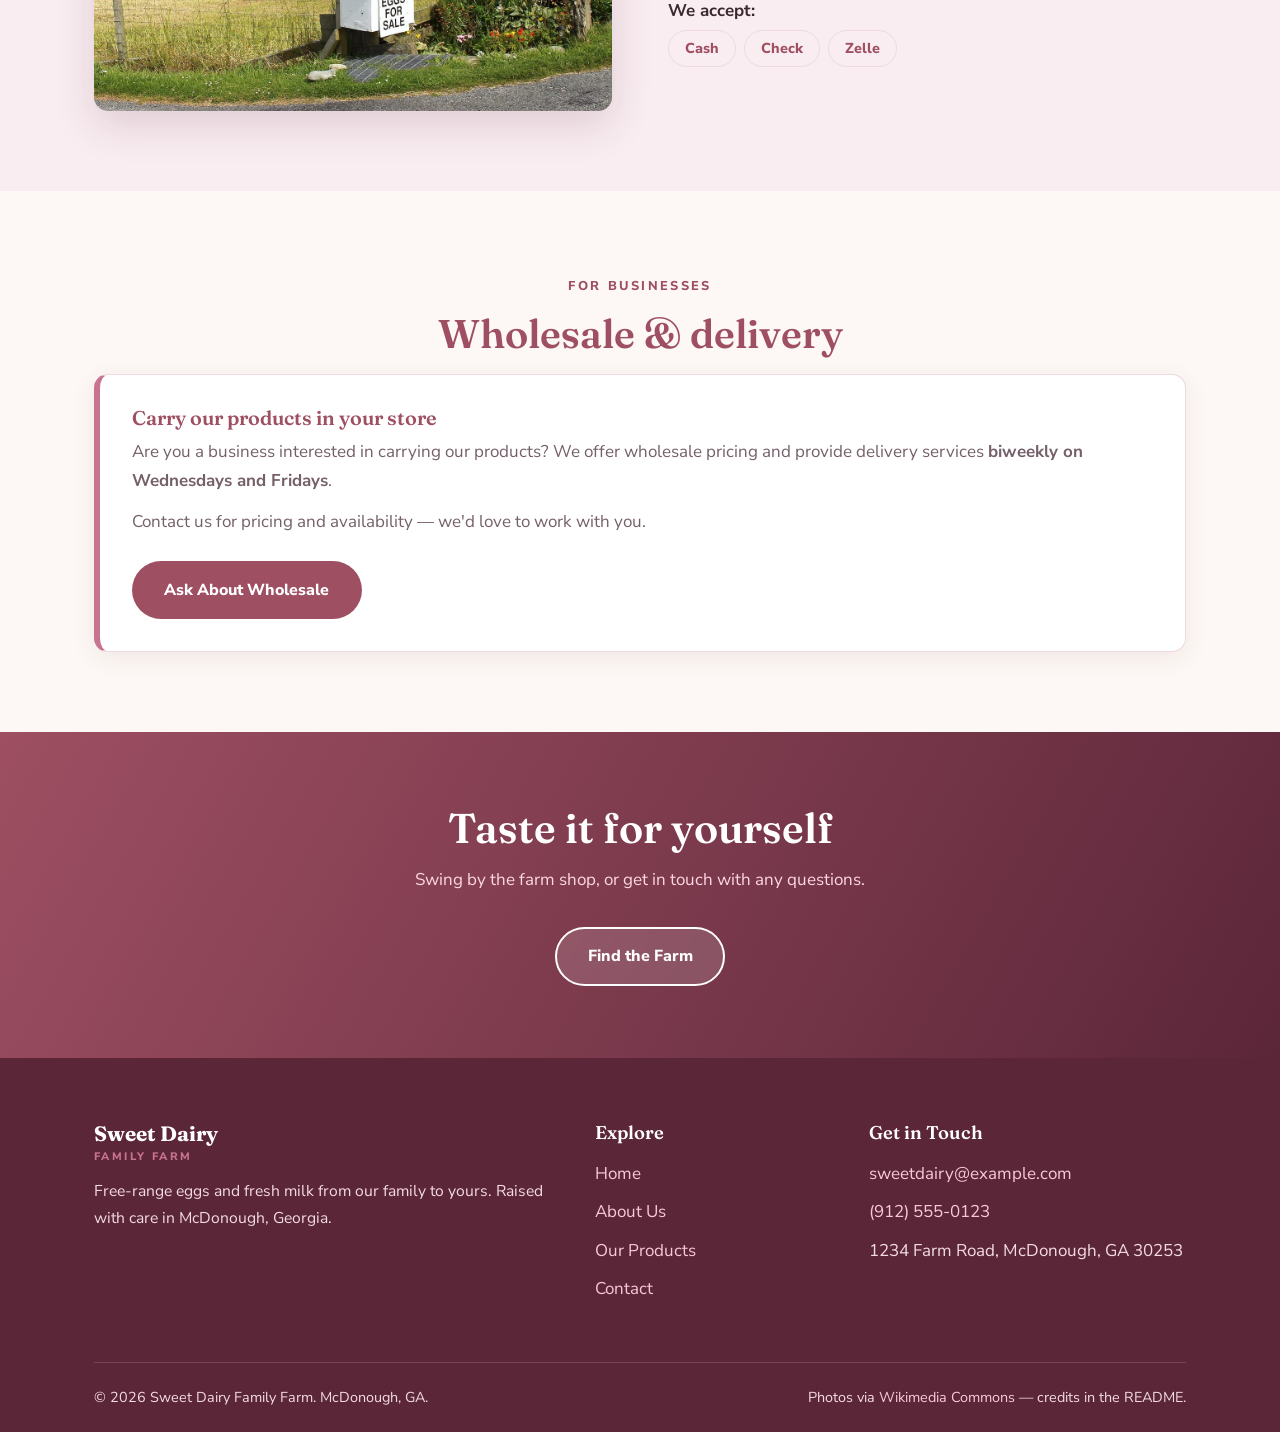
<file: products.html>
<!DOCTYPE html>
<html lang="en">

<head>
  <meta charset="UTF-8">
  <meta name="viewport" content="width=device-width, initial-scale=1.0">
  <meta name="description" content="Free-range eggs and fresh cow's milk from Sweet Dairy Family Farm in McDonough, GA. Self-service farm shop and wholesale delivery available.">

  <link rel="preconnect" href="https://fonts.googleapis.com">
  <link rel="preconnect" href="https://fonts.gstatic.com" crossorigin>
  <link href="https://fonts.googleapis.com/css2?family=Fraunces:opsz,wght@9..144,500;9..144,600;9..144,700&family=Nunito+Sans:wght@400;700;800&display=swap" rel="stylesheet">

  <link rel="stylesheet" href="styles.css">
  <title>Our Products — Sweet Dairy Family Farm</title>
</head>

<body>
  <a class="skip-link" href="#main">Skip to main content</a>

  <header class="site-header">
    <div class="header-inner">
      <a class="brand" href="index.html">
        <svg class="brand-mark" viewBox="0 0 48 48" aria-hidden="true">
          <circle cx="24" cy="24" r="22" fill="#f9edf1" stroke="#c87490" stroke-width="2"/>
          <path d="M24 9c5.5 6.8 9.5 12 9.5 18a9.5 9.5 0 0 1-19 0c0-6 4-11.2 9.5-18z" fill="#c87490"/>
          <path d="M20 26a4 4 0 0 0 4 4" fill="none" stroke="#fdf8f5" stroke-width="2" stroke-linecap="round"/>
        </svg>
        <span class="brand-name">Sweet Dairy<small>Family Farm</small></span>
      </a>

      <button class="nav-toggle" aria-expanded="false" aria-controls="site-nav" aria-label="Toggle menu">&#9776;</button>

      <nav class="site-nav" id="site-nav" aria-label="Main navigation">
        <ul>
          <li><a href="index.html">Home</a></li>
          <li><a href="about.html">About Us</a></li>
          <li><a href="products.html" aria-current="page">Our Products</a></li>
          <li class="nav-cta"><a href="contact.html">Contact</a></li>
        </ul>
      </nav>
    </div>
  </header>

  <main id="main">

    <!-- ============ PAGE BANNER ============ -->
    <section class="page-hero hero-products">
      <div class="hero-content">
        <span class="eyebrow">Our Products</span>
        <h1>Simple, honest food</h1>
        <p>Just two products — raised right, gathered fresh, and sold with pride.</p>
      </div>
    </section>

    <!-- ============ THE PRODUCTS ============ -->
    <section class="section">
      <div class="container">
        <div class="grid-2">
          <article class="card reveal">
            <img src="images/eggs.jpg" alt="A carton of fresh brown eggs" loading="lazy">
            <div class="card-body">
              <h2>Free-Range Eggs</h2>
              <p>
                Our hens roam freely on open pasture, producing rich, flavorful
                eggs with deep golden yolks. No cages, no shortcuts — just happy
                hens and fresh eggs.
              </p>
              <ul class="checklist">
                <li>Gathered fresh daily</li>
                <li>Deep golden yolks from pasture foraging</li>
                <li>Hens raised cage-free, always outdoors</li>
              </ul>
            </div>
          </article>
          <article class="card reveal">
            <img src="images/milk.jpg" alt="A glass of fresh milk with oatmeal cookies" loading="lazy">
            <div class="card-body">
              <h2>Fresh Cow's Milk</h2>
              <p>
                Our cows graze on natural grass and are never given artificial
                hormones. The result is fresh, creamy milk straight from the
                source.
              </p>
              <ul class="checklist">
                <li>From grass-grazed cows</li>
                <li>No artificial hormones, ever</li>
                <li>Bottled fresh on the farm</li>
              </ul>
            </div>
          </article>
        </div>
      </div>
    </section>

    <!-- ============ THE FARM SHOP ============ -->
    <section class="section section-tint">
      <div class="container split reveal">
        <img src="images/farmshop.jpg" alt="A roadside honor-system stand with an eggs-for-sale sign" loading="lazy">
        <div>
          <span class="eyebrow">Our Shop</span>
          <h2 class="section-title">Self-service, on the honor system</h2>
          <p class="section-intro">
            We operate a self-service farm shop where you can pick up our
            products at your convenience. Payment is on the honor system —
            simply place your payment in an envelope and drop it into our
            secure payment box on site.
          </p>
          <p><strong>We accept:</strong></p>
          <p>
            <span class="chip">Cash</span>
            <span class="chip">Check</span>
            <span class="chip">Zelle</span>
          </p>
        </div>
      </div>
    </section>

    <!-- ============ WHOLESALE ============ -->
    <section class="section">
      <div class="container">
        <div class="center reveal">
          <span class="eyebrow">For Businesses</span>
          <h2 class="section-title">Wholesale &amp; delivery</h2>
        </div>
        <div class="panel reveal">
          <h3>Carry our products in your store</h3>
          <p>
            Are you a business interested in carrying our products? We offer
            wholesale pricing and provide delivery services
            <strong>biweekly on Wednesdays and Fridays</strong>.
          </p>
          <p>Contact us for pricing and availability — we'd love to work with you.</p>
          <p style="margin-top: 1.5rem;">
            <a class="btn btn-primary" href="contact.html">Ask About Wholesale</a>
          </p>
        </div>
      </div>
    </section>

    <!-- ============ CALL TO ACTION ============ -->
    <section class="cta-strip">
      <div class="container reveal">
        <h2>Taste it for yourself</h2>
        <p>Swing by the farm shop, or get in touch with any questions.</p>
        <a class="btn btn-light" href="contact.html">Find the Farm</a>
      </div>
    </section>

  </main>

  <footer class="site-footer">
    <div class="container">
      <div class="footer-grid">
        <div class="footer-brand">
          <span class="brand-name">Sweet Dairy<small>Family Farm</small></span>
          <p>
            Free-range eggs and fresh milk from our family to yours.
            Raised with care in McDonough, Georgia.
          </p>
        </div>
        <div>
          <h3>Explore</h3>
          <ul>
            <li><a href="index.html">Home</a></li>
            <li><a href="about.html">About Us</a></li>
            <li><a href="products.html">Our Products</a></li>
            <li><a href="contact.html">Contact</a></li>
          </ul>
        </div>
        <div>
          <h3>Get in Touch</h3>
          <ul>
            <li><a href="mailto:sweetdairy@example.com">sweetdairy@example.com</a></li>
            <li><a href="tel:+19125550123">(912) 555-0123</a></li>
            <li>1234 Farm Road, McDonough, GA 30253</li>
          </ul>
        </div>
      </div>
      <div class="footer-bottom">
        <p>&copy; 2026 Sweet Dairy Family Farm. McDonough, GA.</p>
        <p>Photos via <a href="https://commons.wikimedia.org/">Wikimedia Commons</a> &mdash; credits in the README.</p>
      </div>
    </div>
  </footer>

  <script src="script.js"></script>
</body>

</html>
</file>
<file: styles.css>
/* ============================================================
   SWEET DAIRY FAMILY FARM — STYLESHEET
   Organized top-to-bottom:
   1. Design tokens (colors, fonts, spacing)
   2. Reset & base typography
   3. Reusable components (buttons, cards, badges)
   4. Header & navigation
   5. Hero sections
   6. Page sections (offers, features, bands, forms...)
   7. Footer
   8. Animations & responsive breakpoints
   ============================================================ */


/* ========================================
   1. DESIGN TOKENS
   Custom properties = variables. Change a
   color here and it updates site-wide.
   ======================================== */
:root {
  /* Brand palette — warm rose + plum with cream */
  --cream:      #fdf8f5;   /* warm paper background */
  --blush:      #f9edf1;   /* soft pink section tint */
  --rose:       #c87490;   /* brand rose */
  --rose-deep:  #9e4f62;   /* headings, buttons */
  --plum:       #5c2639;   /* darkest brand tone — footer, overlays */
  --butter:     #e5a33d;   /* golden-yolk accent, used sparingly */
  --ink:        #3a2830;   /* main text — warm near-black */
  --ink-soft:   #75606a;   /* secondary text */
  --line:       #eed9e0;   /* subtle borders */
  --white:      #ffffff;

  /* Typography */
  --font-display: "Fraunces", Georgia, "Times New Roman", serif;
  --font-body: "Nunito Sans", "Segoe UI", Helvetica, Arial, sans-serif;

  /* Shape & shadow */
  --radius: 14px;
  --shadow-soft: 0 6px 24px rgba(92, 38, 57, 0.08);
  --shadow-lift: 0 14px 40px rgba(92, 38, 57, 0.16);
}


/* ========================================
   2. RESET & BASE
   ======================================== */
* {
  margin: 0;
  padding: 0;
  box-sizing: border-box;
}

html {
  scroll-behavior: smooth;
}

body {
  font-family: var(--font-body);
  font-size: 1.0625rem;      /* 17px — slightly roomier than default */
  line-height: 1.7;
  color: var(--ink);
  background-color: var(--cream);
}

h1, h2, h3, h4 {
  font-family: var(--font-display);
  font-weight: 600;
  line-height: 1.2;
  color: var(--rose-deep);
}

img {
  max-width: 100%;
  display: block;
}

/* Accessibility: visible focus ring for keyboard users.
   Two-tone ring: dark outline + white halo, so it stays
   visible on light sections AND dark photos/footer. */
a:focus-visible,
button:focus-visible,
input:focus-visible,
textarea:focus-visible {
  outline: 3px solid var(--rose-deep);
  outline-offset: 2px;
  box-shadow: 0 0 0 6px rgba(255, 255, 255, 0.85);
}

/* Skip link — hidden until focused with the keyboard */
.skip-link {
  position: absolute;
  left: 1rem;
  top: -4rem;
  background: var(--plum);
  color: var(--white);
  padding: 0.6rem 1rem;
  border-radius: 0 0 8px 8px;
  z-index: 100;
  transition: top 0.2s;
}

.skip-link:focus {
  top: 0;
}

/* Layout helper: centers content and adds side padding */
.container {
  max-width: 1140px;
  margin: 0 auto;
  padding: 0 1.5rem;
}

/* Small uppercase label that sits above headings */
.eyebrow {
  display: inline-block;
  font-family: var(--font-body);
  font-size: 0.8rem;
  font-weight: 800;
  letter-spacing: 0.18em;
  text-transform: uppercase;
  color: var(--rose-deep);   /* deep rose — the lighter --rose fails WCAG AA contrast at this size */
  margin-bottom: 0.75rem;
}

.section-title {
  font-size: clamp(1.75rem, 3.5vw, 2.5rem);
  margin-bottom: 1rem;
}

.section-intro {
  max-width: 42rem;
  color: var(--ink-soft);
  margin-bottom: 2.5rem;
}

/* Centered variant for sections that stack in the middle */
.center {
  text-align: center;
}

.center .section-intro {
  margin-left: auto;
  margin-right: auto;
}


/* ========================================
   3. REUSABLE COMPONENTS
   ======================================== */

/* --- Buttons --- */
.btn {
  display: inline-block;
  font-family: var(--font-body);
  font-size: 1rem;
  font-weight: 800;
  text-decoration: none;
  padding: 0.85rem 1.9rem;
  border-radius: 999px;        /* pill shape */
  border: 2px solid transparent;
  cursor: pointer;
  transition: transform 0.2s, box-shadow 0.2s, background-color 0.2s, color 0.2s;
}

.btn:hover {
  transform: translateY(-2px);
  box-shadow: var(--shadow-lift);
}

.btn-primary {
  background-color: var(--rose-deep);
  color: var(--white);
}

.btn-primary:hover {
  background-color: var(--plum);
}

/* Outlined button for use on photos / dark backgrounds */
.btn-light {
  background-color: rgba(255, 255, 255, 0.14);
  border-color: var(--white);
  color: var(--white);
  backdrop-filter: blur(4px);
}

.btn-light:hover {
  background-color: var(--white);
  color: var(--plum);
}

/* Outlined button for light backgrounds */
.btn-ghost {
  border-color: var(--rose-deep);
  color: var(--rose-deep);
  background: transparent;
}

.btn-ghost:hover {
  background-color: var(--rose-deep);
  color: var(--white);
}

/* --- Cards --- */
.card {
  background: var(--white);
  border: 1px solid var(--line);
  border-radius: var(--radius);
  overflow: hidden;            /* keeps image corners rounded */
  box-shadow: var(--shadow-soft);
  transition: transform 0.25s, box-shadow 0.25s;
}

.card:hover {
  transform: translateY(-6px);
  box-shadow: var(--shadow-lift);
}

.card img {
  width: 100%;
  height: 260px;
  object-fit: cover;           /* crops instead of squishing */
}

.card-body {
  padding: 1.75rem;
}

/* Card headings are h2 or h3 depending on the page's outline —
   they look the same either way */
.card-body h2,
.card-body h3 {
  font-size: 1.5rem;
  margin-bottom: 0.6rem;
}

.card-body p {
  color: var(--ink-soft);
}

.card-link {
  display: inline-block;
  margin-top: 1rem;
  font-weight: 800;
  color: var(--rose-deep);
  text-decoration: none;
}

.card-link:hover {
  text-decoration: underline;
}

/* --- Badges / chips (e.g. payment methods) --- */
.chip {
  display: inline-block;
  background: var(--blush);
  color: var(--rose-deep);
  border: 1px solid var(--line);
  font-weight: 800;
  font-size: 0.9rem;
  padding: 0.35rem 1rem;
  border-radius: 999px;
  margin: 0.2rem 0.25rem 0.2rem 0;
}


/* ========================================
   4. HEADER & NAVIGATION
   Sticky bar that stays visible on scroll.
   ======================================== */
.site-header {
  position: sticky;
  top: 0;
  z-index: 50;
  background: rgba(253, 248, 245, 0.92);   /* cream with slight see-through */
  backdrop-filter: blur(10px);              /* frosted-glass effect */
  border-bottom: 1px solid var(--line);
}

.header-inner {
  display: flex;
  align-items: center;
  justify-content: space-between;
  gap: 1rem;
  padding: 0.9rem 1.5rem;
  max-width: 1140px;
  margin: 0 auto;
}

/* Brand: logo mark + wordmark */
.brand {
  display: flex;
  align-items: center;
  gap: 0.7rem;
  text-decoration: none;
}

.brand-mark {
  width: 42px;
  height: 42px;
  flex-shrink: 0;
}

.brand-name {
  font-family: var(--font-display);
  font-size: 1.3rem;
  font-weight: 700;
  color: var(--plum);
  line-height: 1.1;
}

.brand-name small {
  display: block;
  font-family: var(--font-body);
  font-size: 0.68rem;
  font-weight: 800;
  letter-spacing: 0.22em;
  text-transform: uppercase;
  color: var(--rose);
}

.site-nav ul {
  list-style: none;
  display: flex;
  align-items: center;
  gap: 0.4rem;
}

.site-nav a {
  display: inline-block;
  color: var(--ink);
  text-decoration: none;
  font-weight: 700;
  padding: 0.5rem 0.9rem;
  border-radius: 999px;
  transition: background-color 0.2s, color 0.2s;
}

.site-nav a:hover {
  background-color: var(--blush);
  color: var(--rose-deep);
}

/* Highlights the page you are currently on (set via aria-current) */
.site-nav a[aria-current="page"] {
  background-color: var(--rose-deep);
  color: var(--white);
}

/* Emphasized last nav item — the call-to-action */
.site-nav .nav-cta a {
  border: 2px solid var(--rose-deep);
  color: var(--rose-deep);
  margin-left: 0.4rem;
}

.site-nav .nav-cta a:hover,
.site-nav .nav-cta a[aria-current="page"] {
  background-color: var(--rose-deep);
  color: var(--white);
}

/* Hamburger button — hidden on desktop, shown on mobile */
.nav-toggle {
  display: none;
  background: none;
  border: 2px solid var(--rose-deep);
  border-radius: 8px;
  color: var(--rose-deep);
  font-size: 1.4rem;
  line-height: 1;
  padding: 0.35rem 0.6rem;
  cursor: pointer;
}


/* ========================================
   5. HERO SECTIONS
   ======================================== */

/* Full-height photo hero on the home page */
.hero {
  position: relative;
  min-height: 82vh;
  display: flex;
  align-items: center;
  /* Dark gradient laid over the photo so white text stays readable */
  background:
    linear-gradient(to right, rgba(58, 20, 33, 0.72) 0%, rgba(58, 20, 33, 0.35) 55%, rgba(58, 20, 33, 0.15) 100%),
    url("images/hero.jpg") center / cover no-repeat;
}

.hero-content {
  max-width: 1140px;
  width: 100%;
  margin: 0 auto;
  padding: 5rem 1.5rem;
  color: var(--white);
}

.hero-content .eyebrow {
  color: #ffd9e4;
}

.hero-content h1 {
  color: var(--white);
  font-size: clamp(2.4rem, 6vw, 4.2rem);
  max-width: 15em;
  margin-bottom: 1.25rem;
  text-shadow: 0 2px 24px rgba(0, 0, 0, 0.35);
}

.hero-content p {
  font-size: 1.2rem;
  max-width: 34em;
  margin-bottom: 2.25rem;
  color: #fdeef3;
}

.hero-actions {
  display: flex;
  flex-wrap: wrap;
  gap: 1rem;
}

/* Shorter photo banner used at the top of inner pages */
.page-hero {
  position: relative;
  min-height: 40vh;
  display: flex;
  align-items: flex-end;
  background:
    linear-gradient(to top, rgba(58, 20, 33, 0.75), rgba(58, 20, 33, 0.25) 65%),
    var(--page-hero-image, url("images/barn.jpg")) center / cover no-repeat;
}

.page-hero .hero-content {
  padding: 4rem 1.5rem 3rem;
}

.page-hero h1 {
  color: var(--white);
  font-size: clamp(2rem, 5vw, 3.2rem);
  margin-bottom: 0.5rem;
}

.page-hero p {
  margin-bottom: 0;
  font-size: 1.1rem;
}

/* Each inner page swaps in its own banner photo */
.page-hero.hero-about    { --page-hero-image: url("images/barn.jpg"); }
.page-hero.hero-products { --page-hero-image: url("images/hens.jpg"); }
.page-hero.hero-contact  { --page-hero-image: url("images/cow.jpg"); }


/* ========================================
   6. PAGE SECTIONS
   ======================================== */
.section {
  padding: 5rem 0;
}

.section-tint {
  background: var(--blush);
}

/* --- Highlights strip (under the home hero) --- */
.highlights {
  background: var(--plum);
  color: var(--white);
}

.highlights .container {
  display: grid;
  grid-template-columns: repeat(4, 1fr);
  gap: 1rem;
  padding-top: 1.4rem;
  padding-bottom: 1.4rem;
  text-align: center;
}

.highlights span {
  font-weight: 800;
  font-size: 0.95rem;
  letter-spacing: 0.04em;
}

/* --- Grids of cards / features --- */
.grid-2 {
  display: grid;
  grid-template-columns: repeat(2, 1fr);
  gap: 2rem;
}

.grid-3 {
  display: grid;
  grid-template-columns: repeat(3, 1fr);
  gap: 2rem;
}

/* --- Feature (icon + title + text) --- */
.feature {
  background: var(--white);
  border: 1px solid var(--line);
  border-radius: var(--radius);
  padding: 2rem 1.75rem;
  box-shadow: var(--shadow-soft);
}

.feature-icon {
  width: 54px;
  height: 54px;
  border-radius: 50%;
  background: var(--blush);
  color: var(--rose-deep);
  display: flex;
  align-items: center;
  justify-content: center;
  margin-bottom: 1.1rem;
}

.feature-icon svg {
  width: 28px;
  height: 28px;
}

.feature h2,
.feature h3 {
  font-size: 1.25rem;
  margin-bottom: 0.5rem;
}

.feature p {
  color: var(--ink-soft);
  font-size: 1rem;
}

/* --- Split layout: photo beside text --- */
.split {
  display: grid;
  grid-template-columns: 1fr 1fr;
  gap: 3.5rem;
  align-items: center;
}

.split img {
  width: 100%;
  height: 440px;
  object-fit: cover;
  border-radius: var(--radius);
  box-shadow: var(--shadow-lift);
}

.split .section-intro {
  margin-bottom: 1.25rem;
}

/* Reverses photo/text order on alternating sections */
.split.flip img {
  order: 2;
}

/* --- Checklist bullets --- */
.checklist {
  list-style: none;
  margin: 1.25rem 0;
}

.checklist li {
  position: relative;
  padding-left: 2rem;
  margin-bottom: 0.7rem;
}

.checklist li::before {
  content: "✓";
  position: absolute;
  left: 0;
  top: 0;
  width: 1.4rem;
  height: 1.4rem;
  border-radius: 50%;
  background: var(--blush);
  color: var(--rose-deep);
  font-weight: 800;
  font-size: 0.85rem;
  display: flex;
  align-items: center;
  justify-content: center;
}

/* --- Full-width photo band with a message --- */
.band {
  position: relative;
  padding: 7rem 0;
  background:
    linear-gradient(rgba(58, 20, 33, 0.65), rgba(58, 20, 33, 0.65)),
    url("images/barn.jpg") center / cover no-repeat;
  /* Note: background-attachment: fixed would add a parallax feel,
     but iOS/iPadOS Safari renders it broken — so we don't use it */
  color: var(--white);
  text-align: center;
}

.band h2 {
  color: var(--white);
  font-size: clamp(1.9rem, 4vw, 3rem);
  max-width: 20em;
  margin: 0 auto 1rem;
}

.band p {
  max-width: 38em;
  margin: 0 auto 2rem;
  color: #fdeef3;
  font-size: 1.15rem;
}

/* --- Call-to-action strip before the footer --- */
.cta-strip {
  background: linear-gradient(120deg, var(--rose-deep), var(--plum));
  color: var(--white);
  text-align: center;
  padding: 4.5rem 0;
}

.cta-strip h2 {
  color: var(--white);
  font-size: clamp(1.8rem, 4vw, 2.6rem);
  margin-bottom: 0.75rem;
}

.cta-strip p {
  color: #fdd7e2;
  margin-bottom: 2rem;
}

/* --- Info panel (shop hours, wholesale, honor system) --- */
.panel {
  background: var(--white);
  border: 1px solid var(--line);
  border-left: 6px solid var(--rose);
  border-radius: var(--radius);
  box-shadow: var(--shadow-soft);
  padding: 2rem;
}

.panel h3 {
  margin-bottom: 0.5rem;
}

.panel p {
  color: var(--ink-soft);
}

.panel p + p {
  margin-top: 0.75rem;
}

/* --- Contact info cards --- */
.contact-card {
  text-align: center;
  padding: 2.25rem 1.5rem;
}

.contact-card .feature-icon {
  margin: 0 auto 1.1rem;
}

.contact-card a {
  color: var(--rose-deep);
  font-weight: 800;
  text-decoration: none;
  word-break: break-word;
}

.contact-card a:hover {
  text-decoration: underline;
}

/* --- Contact form --- */
.form-card {
  background: var(--white);
  border: 1px solid var(--line);
  border-radius: var(--radius);
  box-shadow: var(--shadow-soft);
  padding: 2.5rem;
}

.form-row {
  display: grid;
  grid-template-columns: 1fr 1fr;
  gap: 1.25rem;
}

form label {
  display: block;
  margin-top: 1.25rem;
  margin-bottom: 0.35rem;
  font-weight: 800;
  font-size: 0.95rem;
}

form input,
form textarea {
  width: 100%;
  padding: 0.85rem 1rem;
  border: 1.5px solid var(--line);
  border-radius: 10px;
  background: var(--cream);
  font-family: inherit;
  font-size: 1rem;
  transition: border-color 0.2s, box-shadow 0.2s;
}

form input:focus,
form textarea:focus {
  outline: none;
  border-color: var(--rose);
  box-shadow: 0 0 0 4px rgba(200, 116, 144, 0.18);
  background: var(--white);
}

.form-note {
  margin-top: 1rem;
  font-size: 0.9rem;
  color: var(--ink-soft);
}

/* --- Embedded map --- */
.map-frame {
  width: 100%;
  height: 380px;
  border: 0;
  border-radius: var(--radius);
  box-shadow: var(--shadow-soft);
}


/* ========================================
   7. FOOTER
   ======================================== */
.site-footer {
  background: var(--plum);
  color: #f3dbe3;
}

.footer-grid {
  display: grid;
  grid-template-columns: 2fr 1fr 1.4fr;
  gap: 3rem;
  padding: 4rem 0 3rem;
}

.site-footer h3 {
  color: var(--white);
  font-size: 1.15rem;
  margin-bottom: 1rem;
}

.footer-brand .brand-name {
  color: var(--white);
}

.footer-brand p {
  margin-top: 1rem;
  max-width: 30em;
  font-size: 0.98rem;
}

.site-footer ul {
  list-style: none;
}

.site-footer li {
  margin-bottom: 0.6rem;
}

.site-footer a {
  color: #f7c9d8;
  text-decoration: none;
}

.site-footer a:hover {
  color: var(--white);
  text-decoration: underline;
}

.footer-bottom {
  border-top: 1px solid rgba(255, 255, 255, 0.15);
  padding: 1.4rem 0;
  font-size: 0.9rem;
  display: flex;
  flex-wrap: wrap;
  justify-content: space-between;
  gap: 0.5rem;
}


/* ========================================
   8. ANIMATIONS & RESPONSIVE
   ======================================== */

/* Elements with .reveal start invisible and slide in
   when they scroll into view (handled by script.js).
   The html.js prefix means: only hide things when JavaScript
   is actually running — no JS, no hidden content. */
html.js .reveal {
  opacity: 0;
  transform: translateY(24px);
  transition: opacity 0.7s ease, transform 0.7s ease;
}

html.js .reveal.visible {
  opacity: 1;
  transform: none;
}

/* Respect users who turn off animations in their OS settings.
   Selectors must match (or beat) the ones above, or they lose
   the specificity contest and the animations still run. */
@media (prefers-reduced-motion: reduce) {
  html {
    scroll-behavior: auto;
  }

  html.js .reveal,
  html.js .reveal.visible {
    opacity: 1;
    transform: none;
    transition: none;
  }

  .btn:hover,
  .card:hover {
    transform: none;
  }
}

/* --- Tablet --- */
@media (max-width: 900px) {
  .grid-3 {
    grid-template-columns: 1fr;
  }

  .split {
    grid-template-columns: 1fr;
    gap: 2rem;
  }

  .split.flip img {
    order: 0;             /* photo back on top when stacked */
  }

  .split img {
    height: 320px;
  }

  .highlights .container {
    grid-template-columns: repeat(2, 1fr);
    row-gap: 0.6rem;
  }

  .footer-grid {
    grid-template-columns: 1fr;
    gap: 2rem;
  }

  /* Stack Name/Email early — side by side they get too narrow
     once the whole form shares the row with the map */
  .form-row {
    grid-template-columns: 1fr;
  }
}

/* --- Phone --- */
@media (max-width: 720px) {
  .section {
    padding: 3.5rem 0;
  }

  .grid-2 {
    grid-template-columns: 1fr;
  }

  .hero {
    min-height: 70vh;
  }

  /* Mobile navigation: hamburger toggles a dropdown */
  .nav-toggle {
    display: block;
  }

  .site-nav {
    display: none;        /* hidden until the button is tapped */
    position: absolute;
    top: 100%;
    left: 0;
    right: 0;
    background: var(--cream);
    border-bottom: 1px solid var(--line);
    box-shadow: var(--shadow-lift);
  }

  .site-nav.open {
    display: block;
  }

  .site-nav ul {
    flex-direction: column;
    align-items: stretch;
    gap: 0;
    padding: 0.75rem 1rem 1rem;
  }

  .site-nav a {
    display: block;
    padding: 0.85rem 1rem;
    border-radius: 10px;
  }

  .site-nav .nav-cta a {
    margin-left: 0;
    margin-top: 0.4rem;
    text-align: center;
  }
}
</file>
